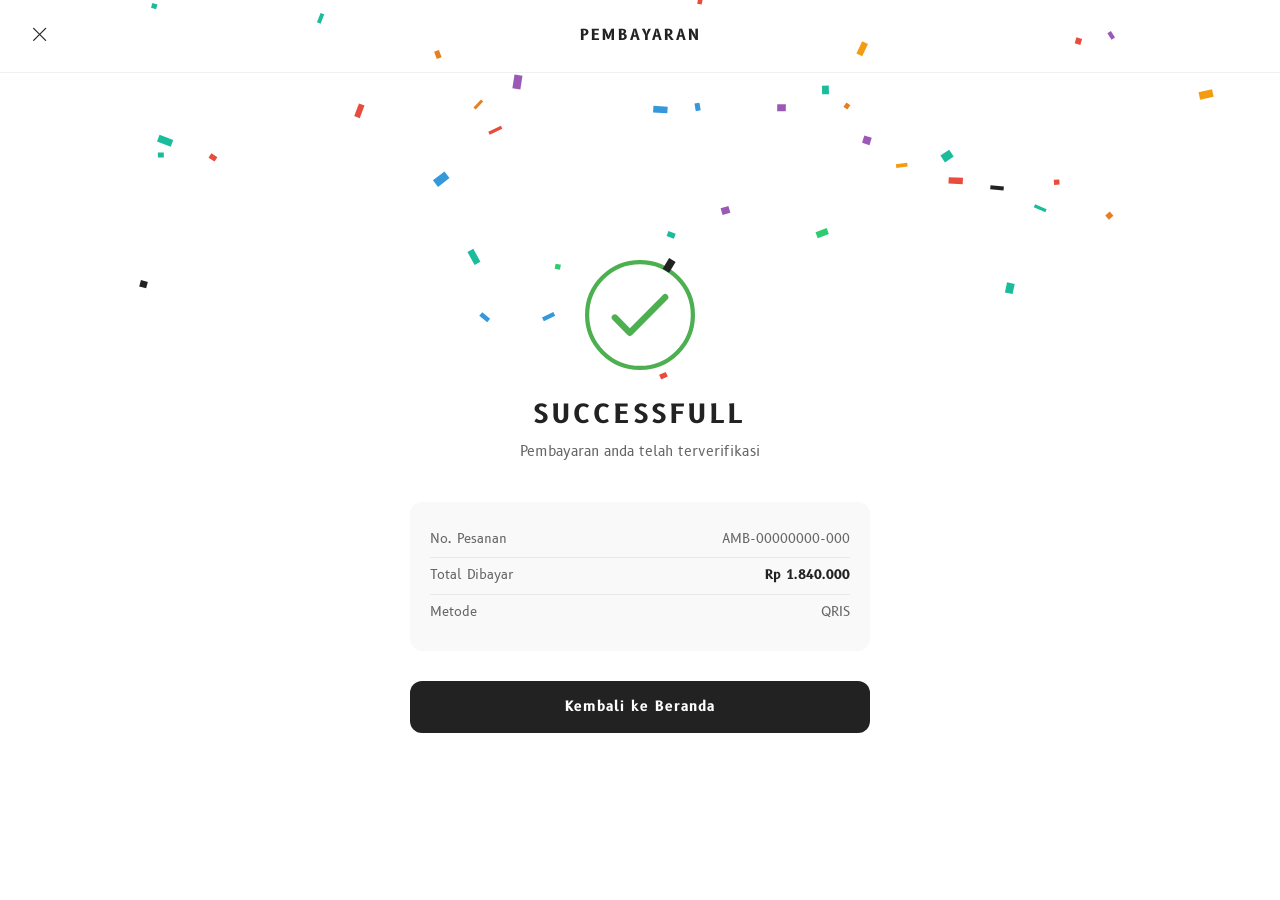
<file: payment-success.html>
<!DOCTYPE html>
<html lang="id">

<head>
    <meta charset="UTF-8">
    <meta name="viewport" content="width=device-width, initial-scale=1.0">
    
    <link rel="preconnect" href="https://fonts.googleapis.com">
    <link rel="preconnect" href="https://fonts.gstatic.com" crossorigin>
    <link href="https://fonts.googleapis.com/css2?family=B612:wght@400;700&family=Italiana&display=swap" rel="stylesheet">

    <link href="https://cdn.jsdelivr.net/npm/bootstrap@5.3.3/dist/css/bootstrap.min.css" rel="stylesheet">
    <link rel="stylesheet" href="https://cdn.jsdelivr.net/npm/bootstrap-icons@1.11.3/font/bootstrap-icons.min.css">
    
    <link rel="stylesheet" href="style.css">
    
    <title>Pembayaran Berhasil - Ambatysm</title>
</head>

<body>

    <!-- Page Header -->
    <div class="shop-header">
        <a href="index.html" class="shop-header__btn">
            <i class="bi bi-x-lg"></i>
        </a>
        <h1 class="shop-header__title">PEMBAYARAN</h1>
        <div style="width: 40px;"></div>
    </div>

    <!-- Success Content -->
    <div class="success-container">
        
        <!-- Animated Checkmark -->
        <div class="success-checkmark">
            <div class="success-checkmark__circle">
                <svg class="success-checkmark__svg" xmlns="http://www.w3.org/2000/svg" viewBox="0 0 52 52">
                    <circle class="success-checkmark__circle-bg" cx="26" cy="26" r="25" fill="none"/>
                    <path class="success-checkmark__check" fill="none" d="M14.1 27.2l7.1 7.2 16.7-16.8"/>
                </svg>
            </div>
        </div>

        <!-- Success Text -->
        <h2 class="success-title">SUCCESSFULL</h2>
        <p class="success-subtitle">Pembayaran anda telah terverifikasi</p>

        <!-- Order Summary Mini -->
        <div class="success-summary">
            <div class="success-summary__row">
                <span>No. Pesanan</span>
                <span id="orderNumber">AMB-20260307-001</span>
            </div>
            <div class="success-summary__row">
                <span>Total Dibayar</span>
                <span id="successTotal" class="success-summary__total">Rp 1.840.000</span>
            </div>
            <div class="success-summary__row">
                <span>Metode</span>
                <span id="successMethod">QRIS</span>
            </div>
        </div>

        <!-- Action Buttons -->
        <a href="index.html" class="success-btn success-btn--primary">Kembali ke Beranda</a>
    </div>

    <!-- Confetti Canvas -->
    <canvas id="confettiCanvas" class="success-confetti"></canvas>

    <script src="https://cdn.jsdelivr.net/npm/bootstrap@5.3.3/dist/js/bootstrap.bundle.min.js"></script>
    <script src="script.js"></script>
    <script>
        document.addEventListener('DOMContentLoaded', () => {
            initPaymentSuccessPage();
        });
    </script>
</body>
</html>
</file>
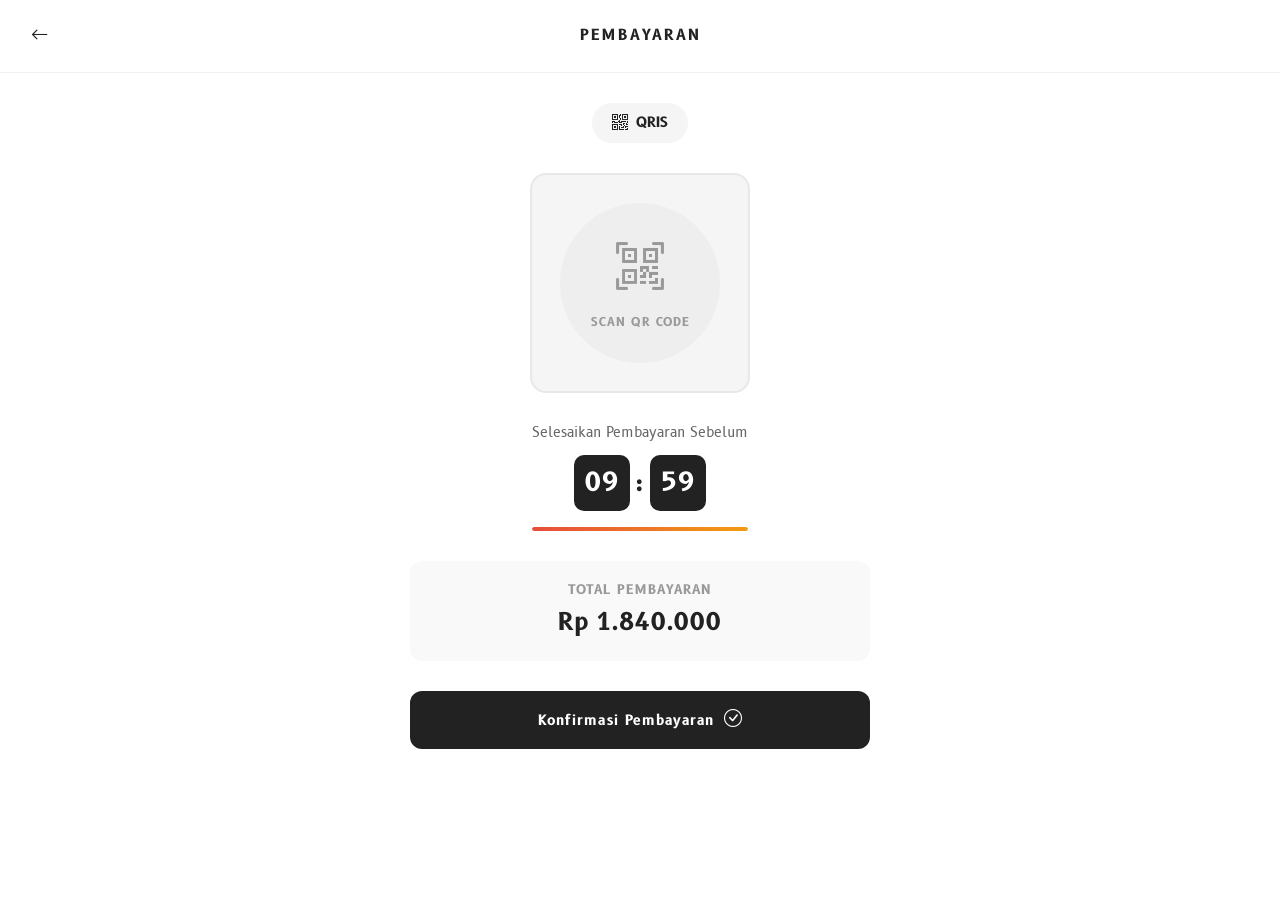
<file: payment.html>
<!DOCTYPE html>
<html lang="id">

<head>
    <meta charset="UTF-8">
    <meta name="viewport" content="width=device-width, initial-scale=1.0">
    
    <link rel="preconnect" href="https://fonts.googleapis.com">
    <link rel="preconnect" href="https://fonts.gstatic.com" crossorigin>
    <link href="https://fonts.googleapis.com/css2?family=B612:wght@400;700&family=Italiana&display=swap" rel="stylesheet">

    <link href="https://cdn.jsdelivr.net/npm/bootstrap@5.3.3/dist/css/bootstrap.min.css" rel="stylesheet">
    <link rel="stylesheet" href="https://cdn.jsdelivr.net/npm/bootstrap-icons@1.11.3/font/bootstrap-icons.min.css">
    
    <link rel="stylesheet" href="style.css">
    
    <title>Pembayaran - Ambatysm</title>
</head>

<body>

    <!-- Page Header -->
    <div class="shop-header">
        <a href="checkout.html" class="shop-header__btn">
            <i class="bi bi-arrow-left"></i>
        </a>
        <h1 class="shop-header__title">PEMBAYARAN</h1>
        <div style="width: 40px;"></div>
    </div>

    <!-- Payment Content -->
    <div class="payment-container">
        
        <div class="payment-method-badge" id="paymentMethodBadge">
            <i class="bi bi-qr-code"></i>
            <span>QRIS</span>
        </div>

        <!-- QR Code Area -->
        <div class="payment-qr">
            <div class="payment-qr__box" id="qrCodeBox">
                <div class="payment-qr__placeholder">
                    <i class="bi bi-qr-code-scan"></i>
                    <span>Scan QR Code</span>
                </div>
                <div class="payment-qr__pulse"></div>
            </div>
        </div>

        <!-- Countdown Timer -->
        <div class="payment-timer">
            <p class="payment-timer__text">Selesaikan Pembayaran Sebelum</p>
            <div class="payment-timer__countdown" id="countdownTimer">
                <span class="payment-timer__digits" id="timerMinutes">10</span>
                <span class="payment-timer__separator">:</span>
                <span class="payment-timer__digits" id="timerSeconds">00</span>
            </div>
            <div class="payment-timer__bar">
                <div class="payment-timer__progress" id="timerProgress"></div>
            </div>
        </div>

        <!-- Total Amount -->
        <div class="payment-amount">
            <span class="payment-amount__label">Total Pembayaran</span>
            <span class="payment-amount__value" id="paymentTotal">Rp 1.840.000</span>
        </div>

        <!-- Confirm Button -->
        <button class="payment-confirm-btn" id="confirmPaymentBtn" onclick="confirmPayment()">
            <span class="payment-confirm-btn__text">Konfirmasi Pembayaran</span>
            <i class="bi bi-check-circle"></i>
        </button>

    </div>

    <script src="https://cdn.jsdelivr.net/npm/bootstrap@5.3.3/dist/js/bootstrap.bundle.min.js"></script>
    <script src="script.js"></script>
    <script>
        document.addEventListener('DOMContentLoaded', () => {
            initPaymentPage();
        });
    </script>
</body>
</html>
</file>
<file: style.css>
@import url('https://fonts.googleapis.com/css2?family=B612&display=swap');
@import url('https://fonts.googleapis.com/css2?family=Italiana&display=swap');

body, h1, h2, h3, h4, h5, h6, p, a, span, div, input, button, .offcanvas {
    font-family: 'B612', sans-serif;
}

.font-italiana {
    font-family: 'Italiana', serif !important;
}

.font-b612 {
    font-family: 'B612', sans-serif;
    font-weight: 400; 
}

.teks-judul {
    color: #555555; 
    letter-spacing: 0.5px; 
    font-size: 16px; 
}

.teks-harga {
    color: #999999; 
    letter-spacing: 1.2px;
    font-size: 15px;
}

#loginBtn, 
#registerBtn {
    background-color: red !important;
    color: white !important;
    border: 2px solid red !important; 
    transition: all 0.3s ease !important;
    width: 100%; 
    padding: 10px; 
    font-weight: bold;
}

#loginBtn:hover, 
#registerBtn:hover {
    background-color: white !important;
    color: red !important;
}

:root {
    --bg-primary: #ffffff;
    --bg-secondary: #f9f9f9;
    --text-primary: #222222;
    --text-secondary: #666666;
    --text-muted: #999999;
    --accent-red: #e74c3c;
    --accent-red-hover: #c0392b;
    --facebook-blue: #3b5998;
    --google-dark: #333333;
    --instagram-gradient: linear-gradient(45deg, #833AB4, #C13584, #E1306C);
    --border-color: #e0e0e0;
    --border-input: #cccccc;
    --transition-fast: 0.2s ease;
    --transition-normal: 0.3s ease;
}

*, *::before, *::after {
    box-sizing: border-box;
}

html {
    scroll-behavior: smooth;
}

.auth-page {
    position: relative;
    z-index: 1;
    display: flex;
    flex-direction: column;
    align-items: center;
    min-height: calc(100vh - 110px);
    padding: 50px 20px 80px;
}

.auth-page__title {
    font-family: 'Italiana', serif; 
    font-size: 2rem;
    font-weight: 700;
    color: var(--text-primary);
    text-align: center;
    letter-spacing: 4px;
    text-transform: uppercase;
    margin-bottom: 10px;
    animation: fadeInDown 0.6s ease;
}

.auth-page__subtitle {
    font-size: 0.82rem;
    color: var(--text-muted);
    text-align: center;
    margin-bottom: 30px;
    font-weight: 400;
    animation: fadeInDown 0.6s ease 0.1s both;
}

.auth-card {
    width: 100%;
    max-width: 460px;
    background: var(--bg-primary);
    padding: 0 20px;
    animation: fadeInUp 0.6s ease 0.2s both;
    position: relative;
}

.form-group {
    margin-bottom: 0;
}

.form-group label {
    display: none;
}

.form-group input {
    width: 100%;
    padding: 14px 2px;
    background: transparent;
    border: none;
    border-bottom: 1px solid var(--border-color);
    border-radius: 0;
    color: var(--text-primary);
    font-size: 0.88rem;
    font-family: 'B612', sans-serif; 
    transition: var(--transition-normal);
    outline: none;
}

.form-group input::placeholder {
    color: var(--text-muted);
    font-size: 0.85rem;
    font-weight: 400;
}

.form-group input:focus {
    border-bottom-color: var(--text-primary);
}

.form-group input.error {
    border-bottom-color: #e74c3c;
}

.form-group input.success {
    border-bottom-color: #27ae60;
}

.form-group__row {
    display: flex;
    align-items: center;
    justify-content: space-between;
}

.form-group__forgot {
    font-size: 0.72rem;
    color: var(--text-muted);
    cursor: pointer;
    transition: var(--transition-fast);
    position: absolute;
    right: 2px;
    top: 50%;
    transform: translateY(-50%);
    text-decoration: underline;
    text-underline-offset: 2px;
}

.form-group__forgot:hover {
    color: var(--text-primary);
}

.password-wrapper {
    position: relative;
}

.password-wrapper input {
    padding-right: 100px;
}

.password-toggle {
    position: absolute;
    right: 80px;
    top: 50%;
    transform: translateY(-50%);
    background: none;
    border: none;
    color: var(--text-muted);
    cursor: pointer;
    font-size: 1rem;
    transition: var(--transition-fast);
    padding: 4px;
}

.password-toggle:hover {
    color: var(--text-primary);
}

.form-error {
    display: none;
    font-size: 0.72rem;
    color: #e74c3c;
    margin-top: 4px;
    padding-left: 2px;
    animation: shake 0.4s ease;
}

.form-error.visible {
    display: block;
}

.btn-primary {
    width: 100%;
    padding: 14px;
    background: var(--text-primary); 
    color: #ffffff;
    border: none;
    border-radius: 0;
    font-size: 0.78rem;
    font-weight: 600;
    font-family: 'B612', sans-serif; 
    letter-spacing: 3px;
    text-transform: uppercase;
    cursor: pointer;
    transition: var(--transition-normal);
    position: relative;
    overflow: hidden;
    margin-top: 24px;
}

.btn-primary:hover {
    background: var(--text-secondary);
}

.btn-primary:active {
    transform: scale(0.99);
}

.btn-primary:disabled {
    opacity: 0.6;
    cursor: not-allowed;
}

.btn-primary.loading {
    pointer-events: none;
    opacity: 0.8;
}

.btn-primary.loading .btn-text {
    visibility: hidden;
}

.btn-primary.loading::after {
    content: '';
    position: absolute;
    top: 50%;
    left: 50%;
    width: 20px;
    height: 20px;
    margin: -10px 0 0 -10px;
    border: 2px solid rgba(255, 255, 255, 0.3);
    border-top-color: #fff;
    border-radius: 50%;
    animation: spin 0.7s linear infinite;
}

.auth-switch {
    text-align: center;
    margin-top: 24px;
    font-size: 0.82rem;
    color: var(--text-muted);
}

.auth-switch a {
    color: var(--text-muted);
    font-weight: 400;
    transition: var(--transition-fast);
    text-decoration: underline;
    text-underline-offset: 3px;
}

.auth-switch a:hover {
    color: var(--text-primary);
}

.social-divider {
    text-align: center;
    margin: 28px 0 22px;
    color: var(--text-muted);
    font-size: 0.82rem;
    position: relative;
    max-width: 460px;
    width: 100%;
}

.social-buttons {
    display: flex;
    flex-direction: column;
    gap: 10px;
    max-width: 460px;
    width: 100%;
    margin: 0 auto;
    animation: fadeInUp 0.6s ease 0.4s both;
}

.btn-social {
    display: flex;
    align-items: center;
    justify-content: center;
    gap: 10px;
    width: 100%;
    padding: 13px 20px;
    border: none;
    border-radius: 0;
    font-size: 0.82rem;
    font-weight: 500;
    font-family: 'B612', sans-serif;
    cursor: pointer;
    transition: var(--transition-normal);
    position: relative;
    overflow: hidden;
    letter-spacing: 0.5px;
}

.btn-social:hover {
    opacity: 0.9;
}

.btn-social:active {
    transform: scale(0.99);
}

.btn-social__icon {
    font-size: 1rem;
    display: flex;
    align-items: center;
}

.btn-social--facebook { background: var(--facebook-blue); color: #ffffff; }
.btn-social--google { background: var(--google-dark); color: #ffffff; }
.btn-social--instagram { background: var(--instagram-gradient); color: #ffffff; }
.btn-social--google.configured { border: none; }
.btn-social--google.not-configured { opacity: 0.7; }

.dashboard {
    position: relative;
    z-index: 1;
    display: flex;
    flex-direction: column;
    align-items: center;
    min-height: calc(100vh - 110px);
    padding: 60px 20px;
}

.dashboard__card {
    width: 100%;
    max-width: 520px;
    background: var(--bg-primary);
    border: 1px solid var(--border-color);
    border-radius: 8px;
    padding: 48px 40px;
    text-align: center;
    box-shadow: 0 2px 12px rgba(0, 0, 0, 0.06);
    animation: fadeInUp 0.6s ease;
}

.dashboard__avatar {
    width: 90px;
    height: 90px;
    border-radius: 50%;
    background: var(--text-primary);
    display: flex;
    align-items: center;
    justify-content: center;
    margin: 0 auto 24px;
    font-size: 2.2rem;
    font-weight: 800;
    color: white;
}

.dashboard__photo {
    width: 90px;
    height: 90px;
    border-radius: 50%;
    object-fit: cover;
    margin: 0 auto 24px;
    display: block;
    border: 3px solid var(--text-primary);
}

.dashboard__greeting {
    font-family: 'Italiana', serif;
    font-size: 1.8rem;
    font-weight: 700;
    color: var(--text-primary);
    margin-bottom: 8px;
}

.dashboard__email {
    font-size: 0.88rem;
    color: var(--text-secondary);
    margin-bottom: 32px;
}

.dashboard__info {
    display: flex;
    flex-direction: column;
    gap: 12px;
    margin-bottom: 32px;
    text-align: left;
}

.dashboard__info-item {
    display: flex;
    justify-content: space-between;
    padding: 12px 16px;
    background: var(--bg-secondary);
    border-radius: 6px;
    border: 1px solid var(--border-color);
}

.dashboard__info-label { font-size: 0.82rem; color: var(--text-muted); font-weight: 500; }
.dashboard__info-value { font-size: 0.85rem; color: var(--text-primary); font-weight: 600; }

.btn-logout {
    width: 100%;
    padding: 14px;
    background: transparent;
    color: var(--text-primary);
    border: 2px solid var(--text-primary);
    border-radius: 0;
    font-size: 0.82rem;
    font-weight: 600;
    font-family: 'B612', sans-serif;
    letter-spacing: 2px;
    text-transform: uppercase;
    cursor: pointer;
    transition: var(--transition-normal);
}

.btn-logout:hover {
    background: var(--text-primary);
    color: white;
}

.toast-container { position: fixed; top: 90px; right: 24px; z-index: 9999; display: flex; flex-direction: column; gap: 10px; }
.toast { display: flex; align-items: center; gap: 12px; min-width: 300px; max-width: 420px; padding: 16px 20px; border-radius: 8px; background: #ffffff; border: 1px solid var(--border-color); box-shadow: 0 4px 20px rgba(0, 0, 0, 0.1); animation: slideInRight 0.4s ease; }
.toast--success { border-left: 4px solid #27ae60; }
.toast--error { border-left: 4px solid #e74c3c; }
.toast--info { border-left: 4px solid #3498db; }
.toast__icon { font-size: 1.4rem; flex-shrink: 0; }
.toast__content { flex: 1; }
.toast__title { font-size: 0.85rem; font-weight: 700; margin-bottom: 2px; color: var(--text-primary); }
.toast__message { font-size: 0.78rem; color: var(--text-secondary); }
.toast__close { background: none; border: none; color: var(--text-muted); cursor: pointer; font-size: 1.2rem; padding: 4px; transition: var(--transition-fast); }
.toast__close:hover { color: var(--text-primary); }
.toast.removing { animation: slideOutRight 0.3s ease forwards; }

@keyframes fadeInUp { from { opacity: 0; transform: translateY(20px); } to { opacity: 1; transform: translateY(0); } }
@keyframes fadeInDown { from { opacity: 0; transform: translateY(-15px); } to { opacity: 1; transform: translateY(0); } }
@keyframes slideInRight { from { opacity: 0; transform: translateX(100px); } to { opacity: 1; transform: translateX(0); } }
@keyframes slideOutRight { from { opacity: 1; transform: translateX(0); } to { opacity: 0; transform: translateX(100px); } }
@keyframes shake { 0%, 100% { transform: translateX(0); } 20% { transform: translateX(-6px); } 40% { transform: translateX(6px); } 60% { transform: translateX(-4px); } 80% { transform: translateX(4px); } }
@keyframes spin { to { transform: rotate(360deg); } }

@media (max-width: 768px) {
    .auth-page { padding: 30px 16px 60px; }
    .auth-page__title { font-size: 1.3rem; }
    .social-buttons { padding: 0 16px; }
    .dashboard__card { padding: 36px 24px; }
    .dashboard__greeting { font-size: 1.4rem; }
}
@media (max-width: 480px) {
    .auth-page__title { font-size: 1.2rem; letter-spacing: 2px; }
    .toast { min-width: auto; max-width: calc(100vw - 48px); margin-right: 0; }
}

/* =========================================
   SHARED: Shop Header
   ========================================= */
.shop-header {
    display: flex;
    align-items: center;
    justify-content: space-between;
    padding: 16px 20px;
    background: #ffffff;
    border-bottom: 1px solid #f0f0f0;
    position: sticky;
    top: 0;
    z-index: 100;
}

.shop-header__btn {
    width: 40px;
    height: 40px;
    display: flex;
    align-items: center;
    justify-content: center;
    color: #222;
    text-decoration: none;
    font-size: 1.1rem;
    border-radius: 50%;
    transition: background 0.2s ease;
}

.shop-header__btn:hover {
    background: #f5f5f5;
    color: #222;
}

.shop-header__title {
    font-family: 'B612', sans-serif;
    font-size: 0.95rem;
    font-weight: 700;
    letter-spacing: 2px;
    color: #222;
    margin: 0;
}

/* =========================================
   CART PAGE
   ========================================= */
.cart-container {
    padding: 0 0 100px 0;
    max-width: 600px;
    margin: 0 auto;
}

.cart-item {
    display: flex;
    align-items: flex-start;
    gap: 12px;
    padding: 20px;
    border-bottom: 1px solid #f0f0f0;
    animation: cartItemSlideIn 0.4s ease backwards;
    transition: background 0.2s ease;
}

.cart-item:hover {
    background: #fafafa;
}

.cart-item:nth-child(1) { animation-delay: 0s; }
.cart-item:nth-child(2) { animation-delay: 0.06s; }
.cart-item:nth-child(3) { animation-delay: 0.12s; }
.cart-item:nth-child(4) { animation-delay: 0.18s; }
.cart-item:nth-child(5) { animation-delay: 0.24s; }

@keyframes cartItemSlideIn {
    from { opacity: 0; transform: translateX(-20px); }
    to { opacity: 1; transform: translateX(0); }
}

.cart-item__checkbox {
    margin-top: 6px;
    flex-shrink: 0;
}

.cart-item__checkbox input[type="checkbox"] {
    appearance: none;
    -webkit-appearance: none;
    width: 22px;
    height: 22px;
    border: 2px solid #ccc;
    border-radius: 4px;
    cursor: pointer;
    transition: all 0.2s ease;
    position: relative;
}

.cart-item__checkbox input[type="checkbox"]:checked {
    background: #222;
    border-color: #222;
}

.cart-item__checkbox input[type="checkbox"]:checked::after {
    content: '✓';
    position: absolute;
    top: 50%;
    left: 50%;
    transform: translate(-50%, -50%);
    color: white;
    font-size: 14px;
    font-weight: 700;
}

.cart-item__image {
    width: 90px;
    height: 110px;
    border-radius: 8px;
    overflow: hidden;
    flex-shrink: 0;
    background: #f0f0f0;
}

.cart-item__image img {
    width: 100%;
    height: 100%;
    object-fit: cover;
}

.cart-item__details {
    flex: 1;
    min-width: 0;
}

.cart-item__name {
    font-family: 'B612', sans-serif;
    font-size: 0.88rem;
    font-weight: 700;
    color: #222;
    margin: 0 0 2px 0;
    text-transform: uppercase;
}

.cart-item__size {
    font-size: 0.82rem;
    color: #666;
    margin: 0 0 4px 0;
}

.cart-item__price {
    font-size: 0.85rem;
    color: #222;
    font-weight: 600;
    margin: 0 0 6px 0;
}

.cart-item__store {
    display: flex;
    align-items: center;
    gap: 6px;
    font-size: 0.78rem;
    color: #999;
}

.cart-item__store-dot {
    width: 8px;
    height: 8px;
    border-radius: 50%;
    background: #ccc;
}

.cart-item__right {
    display: flex;
    flex-direction: column;
    align-items: flex-end;
    gap: 8px;
    flex-shrink: 0;
}

.cart-item__qty {
    display: flex;
    align-items: center;
    gap: 0;
    border: 1px solid #e0e0e0;
    border-radius: 25px;
    overflow: hidden;
}

.cart-item__qty-btn {
    width: 32px;
    height: 32px;
    display: flex;
    align-items: center;
    justify-content: center;
    background: #333;
    color: white;
    border: none;
    cursor: pointer;
    font-size: 0.9rem;
    font-weight: 700;
    transition: background 0.2s ease;
}

.cart-item__qty-btn:hover {
    background: #555;
}

.cart-item__qty-btn:active {
    transform: scale(0.92);
}

.cart-item__qty-value {
    width: 36px;
    text-align: center;
    font-size: 0.88rem;
    font-weight: 600;
    color: #222;
    font-family: 'B612', sans-serif;
}

.cart-item__subtotal {
    font-size: 0.88rem;
    font-weight: 700;
    color: #222;
}

/* Cart Empty State */
.cart-empty {
    display: flex;
    flex-direction: column;
    align-items: center;
    justify-content: center;
    min-height: 60vh;
    padding: 40px 20px;
    animation: fadeInUp 0.6s ease;
}

.cart-empty i {
    font-size: 4rem;
    color: #ddd;
    margin-bottom: 16px;
}

.cart-empty h3 {
    font-family: 'B612', sans-serif;
    font-size: 1.1rem;
    color: #333;
    margin-bottom: 8px;
}

.cart-empty p {
    font-size: 0.85rem;
    color: #999;
    margin-bottom: 24px;
}

.cart-empty__btn {
    padding: 12px 32px;
    background: #222;
    color: white;
    text-decoration: none;
    font-size: 0.82rem;
    font-weight: 600;
    letter-spacing: 2px;
    text-transform: uppercase;
    transition: background 0.3s ease;
}

.cart-empty__btn:hover {
    background: #444;
    color: white;
}

/* Cart Bottom Bar */
.cart-bottom {
    position: fixed;
    bottom: 0;
    left: 0;
    right: 0;
    display: flex;
    align-items: center;
    justify-content: space-between;
    padding: 16px 20px;
    background: #ffffff;
    border-top: 1px solid #f0f0f0;
    box-shadow: 0 -4px 20px rgba(0, 0, 0, 0.06);
    z-index: 100;
    max-width: 600px;
    margin: 0 auto;
}

.cart-bottom__total {
    display: flex;
    align-items: center;
    gap: 6px;
}

.cart-bottom__label {
    font-size: 0.82rem;
    font-weight: 700;
    color: #222;
    letter-spacing: 1px;
}

.cart-bottom__price {
    font-size: 0.95rem;
    font-weight: 700;
    color: #e74c3c;
}

.cart-bottom__checkout {
    padding: 12px 28px;
    background: #e74c3c;
    color: white;
    text-decoration: none;
    font-size: 0.82rem;
    font-weight: 700;
    letter-spacing: 1.5px;
    border-radius: 6px;
    transition: all 0.3s ease;
    text-transform: uppercase;
}

.cart-bottom__checkout:hover {
    background: #c0392b;
    color: white;
    transform: translateY(-1px);
    box-shadow: 0 4px 12px rgba(231, 76, 60, 0.3);
}

.cart-bottom__checkout--order {
    background: #222;
}

.cart-bottom__checkout--order:hover {
    background: #444;
    box-shadow: 0 4px 12px rgba(0, 0, 0, 0.2);
}

/* =========================================
   CHECKOUT PAGE
   ========================================= */
.checkout-container {
    padding: 0 0 100px 0;
    max-width: 600px;
    margin: 0 auto;
}

.checkout-section {
    padding: 20px;
    border-bottom: 8px solid #f5f5f5;
}

.checkout-section__title {
    font-family: 'B612', sans-serif;
    font-size: 0.88rem;
    font-weight: 700;
    color: #222;
    margin: 0 0 14px 0;
}

/* Recipient */
.checkout-recipient {
    animation: fadeInUp 0.4s ease;
}

.checkout-recipient__header {
    display: flex;
    align-items: center;
    gap: 8px;
    margin-bottom: 10px;
}

.checkout-recipient__icon {
    color: #e74c3c;
    font-size: 1.1rem;
}

.checkout-recipient__label {
    font-size: 0.88rem;
    font-weight: 700;
    color: #222;
}

.checkout-recipient__details {
    padding-left: 28px;
}

.checkout-recipient__name {
    font-size: 0.85rem;
    font-weight: 700;
    color: #222;
    margin: 0 0 4px 0;
}

.checkout-recipient__address {
    font-size: 0.8rem;
    color: #666;
    line-height: 1.5;
    margin: 0;
}

/* Checkout Store Group */
.checkout-store-group {
    padding: 20px;
    border-bottom: 1px solid #f0f0f0;
    animation: fadeInUp 0.4s ease backwards;
}

.checkout-store-group:nth-child(1) { animation-delay: 0.1s; }
.checkout-store-group:nth-child(2) { animation-delay: 0.2s; }

.checkout-store-header {
    display: flex;
    align-items: center;
    gap: 8px;
    margin-bottom: 14px;
}

.checkout-store-header__dot {
    width: 10px;
    height: 10px;
    border-radius: 50%;
    background: #ccc;
}

.checkout-store-header__name {
    font-size: 0.85rem;
    font-weight: 700;
    color: #222;
}

.checkout-product {
    display: flex;
    gap: 14px;
    padding: 10px 0;
}

.checkout-product + .checkout-product {
    border-top: 1px solid #f8f8f8;
}

.checkout-product__image {
    width: 75px;
    height: 90px;
    border-radius: 8px;
    overflow: hidden;
    flex-shrink: 0;
    background: #f0f0f0;
}

.checkout-product__image img {
    width: 100%;
    height: 100%;
    object-fit: cover;
}

.checkout-product__info {
    flex: 1;
    min-width: 0;
}

.checkout-product__name {
    font-size: 0.85rem;
    font-weight: 700;
    color: #222;
    margin: 0 0 2px 0;
    text-transform: uppercase;
}

.checkout-product__size {
    font-size: 0.8rem;
    color: #666;
    margin: 0 0 4px 0;
}

.checkout-product__price {
    font-size: 0.82rem;
    color: #222;
    margin: 0;
}

.checkout-product__right {
    display: flex;
    flex-direction: column;
    align-items: flex-end;
    justify-content: space-between;
}

.checkout-product__qty {
    font-size: 0.8rem;
    color: #999;
}

.checkout-product__subtotal {
    font-size: 0.88rem;
    font-weight: 700;
    color: #222;
}

/* Checkout Message */
.checkout-message-input {
    width: 100%;
    padding: 12px 16px;
    border: 1px solid #e0e0e0;
    border-radius: 8px;
    font-family: 'B612', sans-serif;
    font-size: 0.82rem;
    color: #222;
    outline: none;
    transition: border-color 0.2s ease;
}

.checkout-message-input:focus {
    border-color: #222;
}

.checkout-message-input::placeholder {
    color: #bbb;
}

/* Shipping Options */
.checkout-shipping {
    display: flex;
    flex-direction: column;
    gap: 10px;
}

.checkout-shipping__option {
    cursor: pointer;
}

.checkout-shipping__option input[type="radio"] {
    display: none;
}

.checkout-shipping__card {
    display: flex;
    align-items: center;
    justify-content: space-between;
    padding: 14px 16px;
    border: 1.5px solid #e0e0e0;
    border-radius: 10px;
    transition: all 0.25s ease;
}

.checkout-shipping__option input[type="radio"]:checked + .checkout-shipping__card,
.checkout-shipping__card--active {
    border-color: #222;
    background: #fafafa;
    box-shadow: 0 2px 8px rgba(0, 0, 0, 0.06);
}

.checkout-shipping__name {
    font-size: 0.82rem;
    font-weight: 600;
    color: #222;
}

.checkout-shipping__price {
    font-size: 0.85rem;
    font-weight: 700;
    color: #222;
}

/* Payment Methods */
.checkout-payment-methods {
    display: flex;
    flex-direction: column;
    gap: 0;
}

.checkout-payment__option {
    cursor: pointer;
}

.checkout-payment__option input[type="radio"] {
    display: none;
}

.checkout-payment__card {
    display: flex;
    align-items: center;
    justify-content: space-between;
    padding: 14px 4px;
    border-bottom: 1px solid #f0f0f0;
    transition: all 0.2s ease;
}

.checkout-payment__card:hover {
    background: #fafafa;
}

.checkout-payment__name {
    font-size: 0.85rem;
    font-weight: 600;
    color: #222;
}

.checkout-payment__check {
    width: 24px;
    height: 24px;
    display: flex;
    align-items: center;
    justify-content: center;
    border-radius: 50%;
    font-size: 0.85rem;
    color: transparent;
    border: 2px solid #e0e0e0;
    transition: all 0.25s ease;
}

.checkout-payment__option input[type="radio"]:checked + .checkout-payment__card .checkout-payment__check {
    background: #222;
    border-color: #222;
    color: white;
}

/* Payment Summary */
.checkout-summary__row {
    display: flex;
    justify-content: space-between;
    padding: 8px 0;
    font-size: 0.85rem;
    color: #666;
}

.checkout-summary__row--total {
    font-weight: 700;
    color: #222;
    font-size: 0.95rem;
    padding-top: 12px;
}

.checkout-summary__divider {
    height: 1px;
    background: #e0e0e0;
    margin: 4px 0;
}

/* =========================================
   PAYMENT PAGE
   ========================================= */
.payment-container {
    display: flex;
    flex-direction: column;
    align-items: center;
    padding: 30px 20px 40px;
    max-width: 500px;
    margin: 0 auto;
    min-height: calc(100vh - 73px);
}

.payment-method-badge {
    display: inline-flex;
    align-items: center;
    gap: 8px;
    padding: 8px 20px;
    background: #f5f5f5;
    border-radius: 25px;
    font-size: 0.85rem;
    font-weight: 700;
    color: #222;
    margin-bottom: 30px;
    animation: fadeInDown 0.5s ease;
}

.payment-method-badge i {
    font-size: 1rem;
}

.payment-qr {
    width: 100%;
    display: flex;
    justify-content: center;
    margin-bottom: 30px;
    animation: fadeInUp 0.5s ease 0.1s backwards;
}

.payment-qr__box {
    width: 220px;
    height: 220px;
    background: #f5f5f5;
    border-radius: 16px;
    display: flex;
    align-items: center;
    justify-content: center;
    position: relative;
    overflow: hidden;
    border: 2px solid #e8e8e8;
}

.payment-qr__placeholder {
    display: flex;
    flex-direction: column;
    align-items: center;
    gap: 8px;
    color: #999;
    z-index: 1;
}

.payment-qr__placeholder i {
    font-size: 3rem;
}

.payment-qr__placeholder span {
    font-size: 0.78rem;
    font-weight: 600;
    letter-spacing: 1px;
    text-transform: uppercase;
}

.payment-qr__pulse {
    position: absolute;
    top: 50%;
    left: 50%;
    transform: translate(-50%, -50%);
    width: 160px;
    height: 160px;
    border-radius: 50%;
    background: rgba(34, 34, 34, 0.03);
    animation: qrPulse 2s ease-in-out infinite;
}

@keyframes qrPulse {
    0%, 100% { transform: translate(-50%, -50%) scale(1); opacity: 1; }
    50% { transform: translate(-50%, -50%) scale(1.3); opacity: 0; }
}

/* Payment Timer */
.payment-timer {
    text-align: center;
    margin-bottom: 30px;
    animation: fadeInUp 0.5s ease 0.2s backwards;
}

.payment-timer__text {
    font-size: 0.85rem;
    color: #666;
    margin: 0 0 12px 0;
}

.payment-timer__countdown {
    display: flex;
    align-items: center;
    justify-content: center;
    gap: 4px;
    margin-bottom: 16px;
}

.payment-timer__digits {
    display: inline-flex;
    align-items: center;
    justify-content: center;
    width: 56px;
    height: 56px;
    background: #222;
    color: white;
    font-family: 'B612', sans-serif;
    font-size: 1.6rem;
    font-weight: 700;
    border-radius: 10px;
}

.payment-timer__separator {
    font-size: 1.6rem;
    font-weight: 700;
    color: #222;
    padding: 0 2px;
}

.payment-timer__bar {
    width: 100%;
    max-width: 280px;
    height: 4px;
    background: #e8e8e8;
    border-radius: 2px;
    overflow: hidden;
    margin: 0 auto;
}

.payment-timer__progress {
    height: 100%;
    background: linear-gradient(90deg, #e74c3c, #f39c12);
    border-radius: 2px;
    width: 100%;
    transition: width 1s linear;
}

/* Payment Amount */
.payment-amount {
    display: flex;
    flex-direction: column;
    align-items: center;
    gap: 4px;
    margin-bottom: 30px;
    padding: 20px;
    background: #f9f9f9;
    border-radius: 12px;
    width: 100%;
    animation: fadeInUp 0.5s ease 0.3s backwards;
}

.payment-amount__label {
    font-size: 0.82rem;
    color: #999;
    font-weight: 600;
    text-transform: uppercase;
    letter-spacing: 1px;
}

.payment-amount__value {
    font-size: 1.5rem;
    font-weight: 700;
    color: #222;
}

/* Confirm Payment Button */
.payment-confirm-btn {
    display: inline-flex;
    align-items: center;
    justify-content: center;
    gap: 10px;
    width: 100%;
    padding: 16px 32px;
    background: #222;
    color: white;
    border: none;
    border-radius: 12px;
    font-family: 'B612', sans-serif;
    font-size: 0.88rem;
    font-weight: 700;
    letter-spacing: 1px;
    cursor: pointer;
    transition: all 0.3s ease;
    animation: fadeInUp 0.5s ease 0.4s backwards;
}

.payment-confirm-btn:hover {
    background: #444;
    transform: translateY(-2px);
    box-shadow: 0 6px 20px rgba(0, 0, 0, 0.2);
}

.payment-confirm-btn:active {
    transform: translateY(0);
}

.payment-confirm-btn i {
    font-size: 1.1rem;
}

/* =========================================
   PAYMENT SUCCESS PAGE
   ========================================= */
.success-container {
    display: flex;
    flex-direction: column;
    align-items: center;
    justify-content: center;
    padding: 60px 20px 40px;
    max-width: 500px;
    margin: 0 auto;
    min-height: calc(100vh - 73px);
    text-align: center;
}

/* Animated Checkmark */
.success-checkmark {
    margin-bottom: 30px;
}

.success-checkmark__circle {
    width: 110px;
    height: 110px;
}

.success-checkmark__svg {
    width: 110px;
    height: 110px;
}

.success-checkmark__circle-bg {
    stroke: #4caf50;
    stroke-width: 2;
    stroke-dasharray: 166;
    stroke-dashoffset: 166;
    animation: successCircle 0.6s ease-in-out 0.2s forwards;
}

.success-checkmark__check {
    stroke: #4caf50;
    stroke-width: 3;
    stroke-linecap: round;
    stroke-linejoin: round;
    stroke-dasharray: 48;
    stroke-dashoffset: 48;
    animation: successCheck 0.4s ease-in-out 0.7s forwards;
}

@keyframes successCircle {
    to { stroke-dashoffset: 0; }
}

@keyframes successCheck {
    to { stroke-dashoffset: 0; }
}

.success-title {
    font-family: 'B612', sans-serif;
    font-size: 1.6rem;
    font-weight: 700;
    color: #222;
    letter-spacing: 4px;
    margin: 0 0 10px 0;
    animation: fadeInUp 0.5s ease 0.9s backwards;
}

.success-subtitle {
    font-size: 0.88rem;
    color: #666;
    margin: 0 0 40px 0;
    animation: fadeInUp 0.5s ease 1s backwards;
}

/* Success Summary */
.success-summary {
    width: 100%;
    background: #f9f9f9;
    border-radius: 12px;
    padding: 20px;
    margin-bottom: 30px;
    animation: fadeInUp 0.5s ease 1.1s backwards;
}

.success-summary__row {
    display: flex;
    justify-content: space-between;
    padding: 8px 0;
    font-size: 0.82rem;
    color: #666;
}

.success-summary__row + .success-summary__row {
    border-top: 1px solid #e8e8e8;
}

.success-summary__total {
    font-weight: 700;
    color: #222;
}

/* Success Buttons */
.success-btn {
    display: inline-flex;
    align-items: center;
    justify-content: center;
    width: 100%;
    padding: 16px 32px;
    border: none;
    border-radius: 12px;
    font-family: 'B612', sans-serif;
    font-size: 0.85rem;
    font-weight: 700;
    letter-spacing: 1px;
    cursor: pointer;
    transition: all 0.3s ease;
    text-decoration: none;
    animation: fadeInUp 0.5s ease 1.2s backwards;
}

.success-btn--primary {
    background: #222;
    color: white;
}

.success-btn--primary:hover {
    background: #444;
    color: white;
    transform: translateY(-2px);
    box-shadow: 0 6px 20px rgba(0, 0, 0, 0.15);
}

/* Confetti Canvas */
.success-confetti {
    position: fixed;
    top: 0;
    left: 0;
    width: 100%;
    height: 100%;
    pointer-events: none;
    z-index: 999;
}

/* =========================================
   RESPONSIVE — SHOPPING FLOW
   ========================================= */
@media (max-width: 600px) {
    .cart-item__image {
        width: 75px;
        height: 92px;
    }

    .cart-item__name { font-size: 0.82rem; }
    .cart-item__qty-btn { width: 28px; height: 28px; font-size: 0.8rem; }
    .cart-item__qty-value { width: 30px; font-size: 0.82rem; }

    .checkout-product__image {
        width: 65px;
        height: 80px;
    }

    .payment-qr__box {
        width: 190px;
        height: 190px;
    }

    .payment-timer__digits {
        width: 48px;
        height: 48px;
        font-size: 1.3rem;
    }
}
</file>
